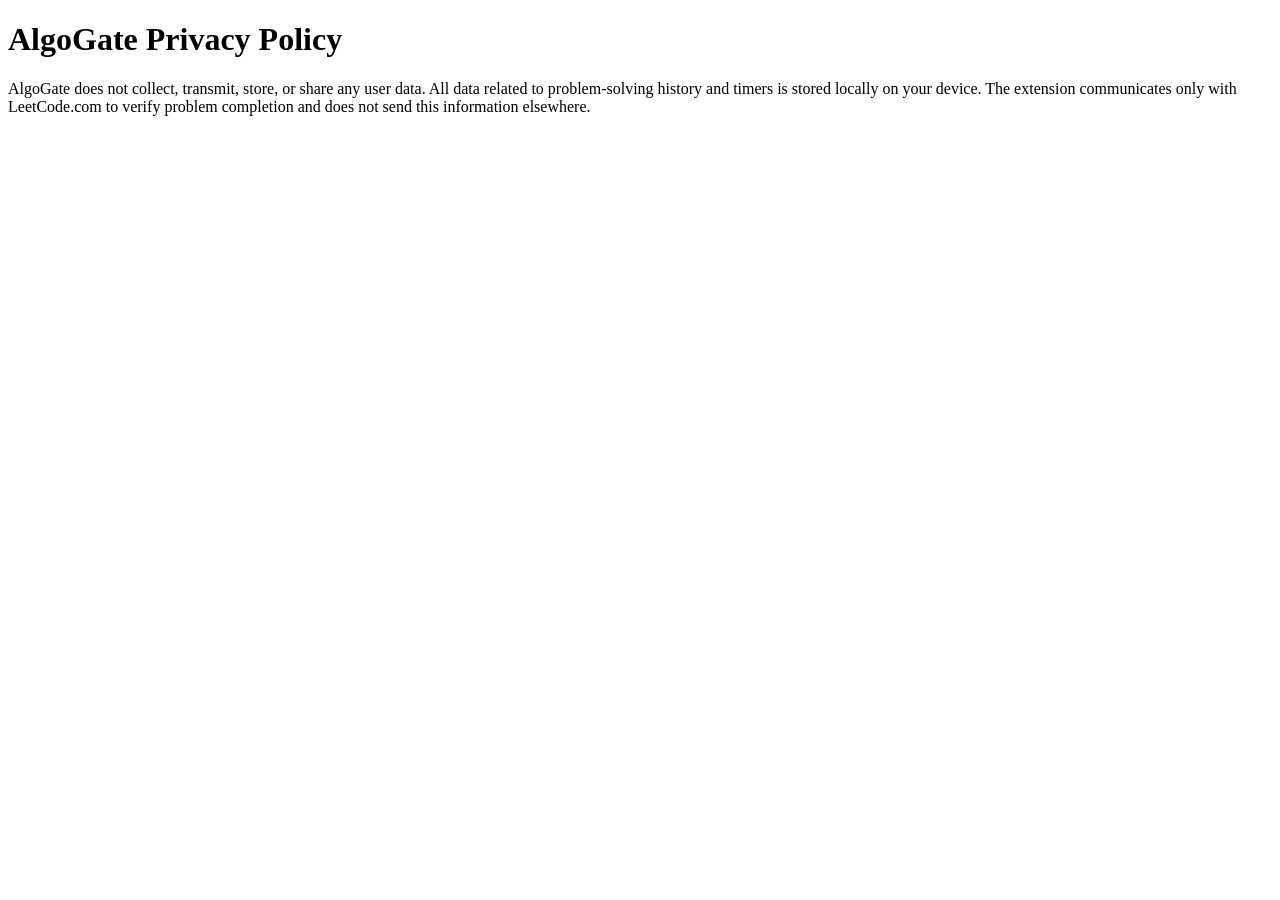
<file: index.html>
<!DOCTYPE html>
<html lang="en">

<head>
    <meta charset="UTF-8">
    <meta name="viewport" content="width=device-width, initial-scale=1.0">
    <title>AlgoGate - Privacy Policy</title>
</head>

<body>
    <h1>AlgoGate Privacy Policy</h1>
    <p>AlgoGate does not collect, transmit, store, or share any user data. All data related to problem-solving history
        and timers is stored locally on your device. The extension communicates only with LeetCode.com to verify problem
        completion and does not send this information elsewhere.</p>
</body>

</html>
</file>
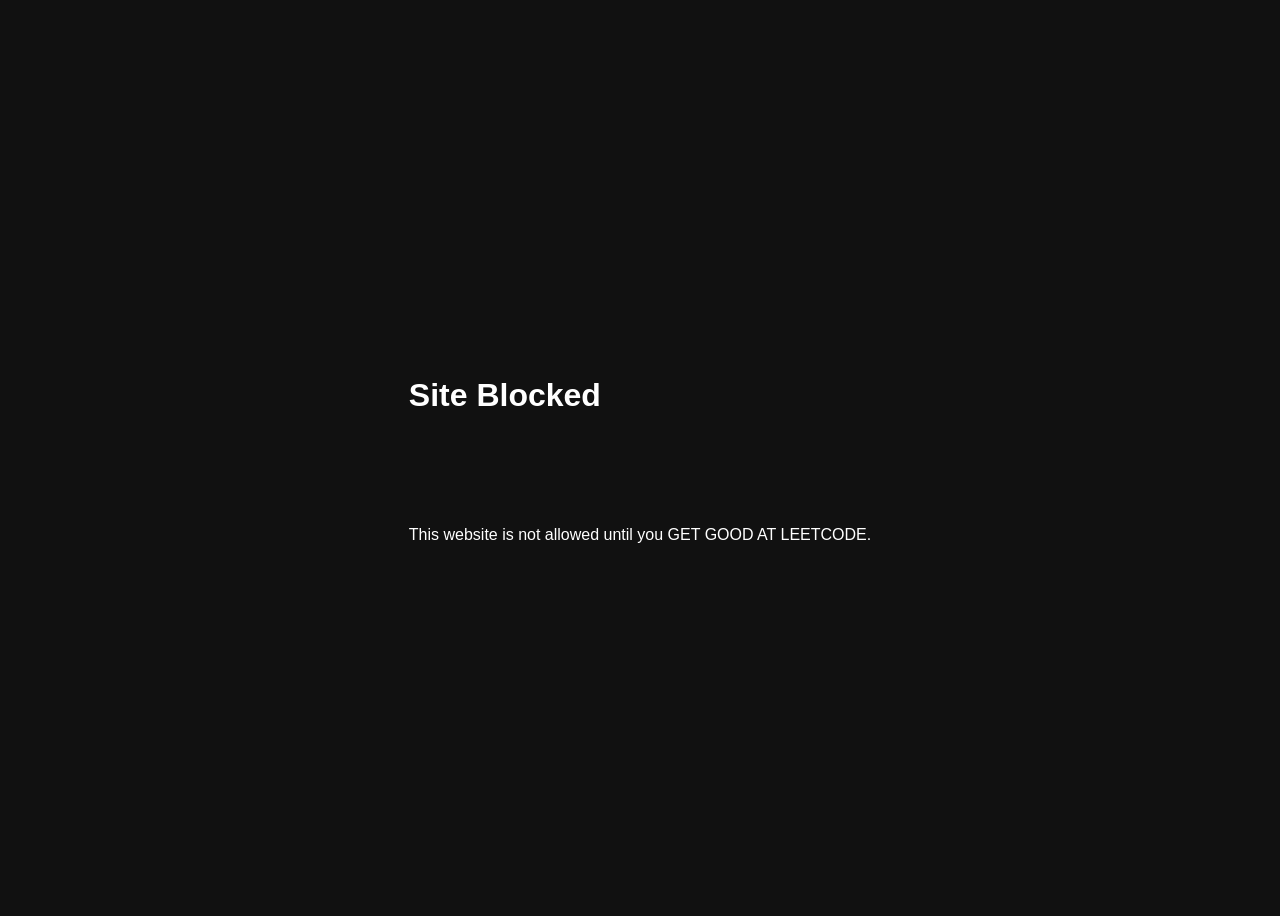
<file: blocked.html>
<!DOCTYPE html>
<html>
<head>
  <title>Blocked</title>
  <link rel="stylesheet" href="blocked.css">
</head>
<body>
  <div>
    <h1 id="blocked-text">Site Blocked</h1>
    <p>This website is not allowed until you GET GOOD AT LEETCODE.</p>
  </div>
</body>
</html>
</file>
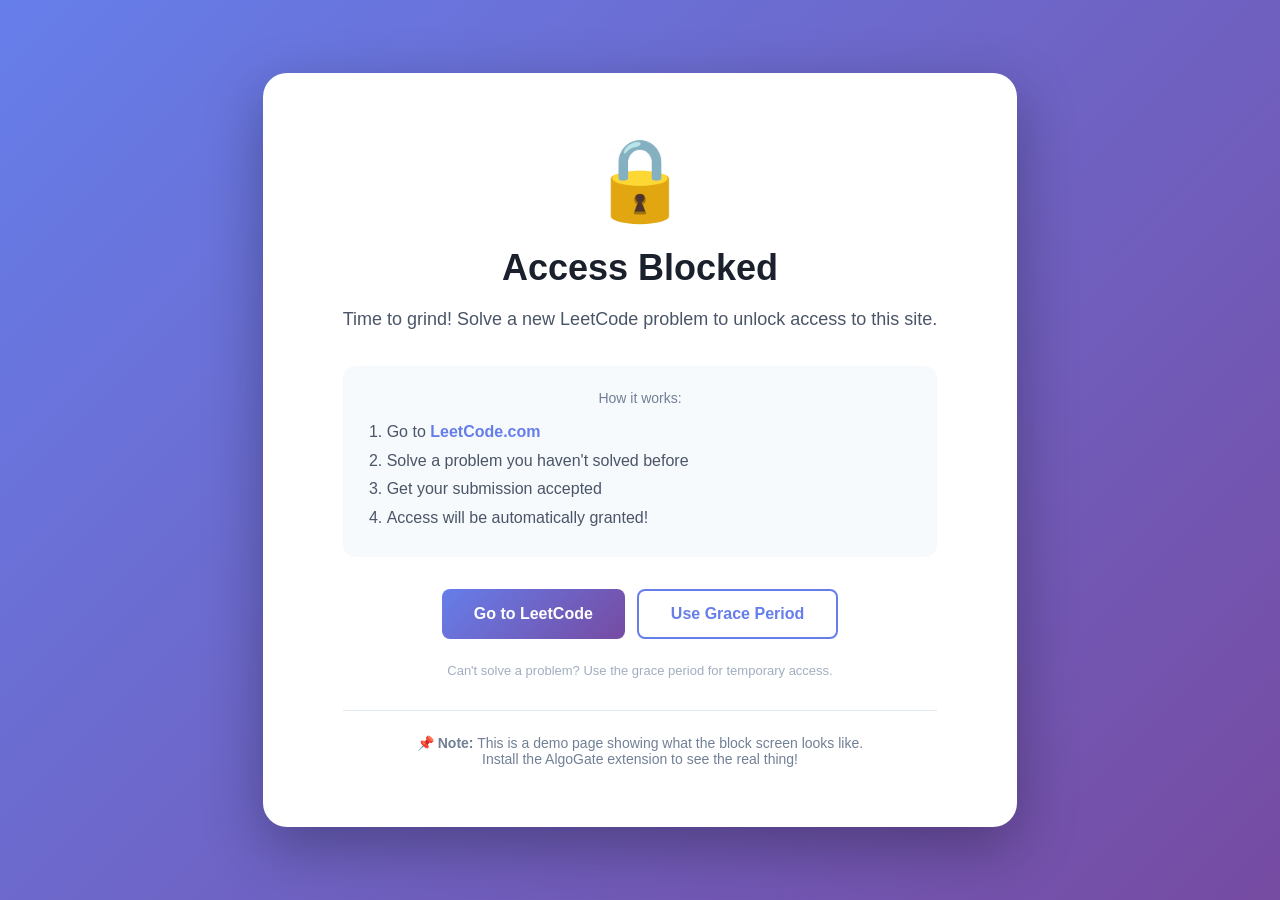
<file: demo.html>
<!DOCTYPE html>
<html lang="en">
<head>
  <meta charset="UTF-8">
  <meta name="viewport" content="width=device-width, initial-scale=1.0">
  <title>AlgoGate - Block Screen Demo</title>
  <style>
    body {
      margin: 0;
      font-family: -apple-system, BlinkMacSystemFont, 'Segoe UI', Roboto, Oxygen, Ubuntu, Cantarell, sans-serif;
    }
  </style>
</head>
<body>
  <div style="
    position: fixed;
    top: 0;
    left: 0;
    width: 100%;
    height: 100%;
    background: linear-gradient(135deg, #667eea 0%, #764ba2 100%);
    display: flex;
    align-items: center;
    justify-content: center;
  ">
    <div style="
      background: white;
      border-radius: 24px;
      padding: 60px 80px;
      max-width: 600px;
      text-align: center;
      box-shadow: 0 20px 60px rgba(0,0,0,0.3);
    ">
      <div style="font-size: 80px; margin-bottom: 20px;">🔒</div>
      <h1 style="
        font-size: 36px;
        font-weight: 700;
        color: #1a202c;
        margin: 0 0 16px 0;
      ">Access Blocked</h1>
      <p style="
        font-size: 18px;
        color: #4a5568;
        line-height: 1.6;
        margin: 0 0 32px 0;
      ">
        Time to grind! Solve a new LeetCode problem to unlock access to this site.
      </p>
      
      <div style="
        background: #f7fafc;
        border-radius: 12px;
        padding: 24px;
        margin-bottom: 32px;
      ">
        <div style="
          font-size: 14px;
          color: #718096;
          margin-bottom: 12px;
          font-weight: 500;
        ">How it works:</div>
        <ol style="
          text-align: left;
          color: #4a5568;
          font-size: 16px;
          line-height: 1.8;
          margin: 0;
          padding-left: 20px;
        ">
          <li>Go to <a href="https://leetcode.com/problemset/" target="_blank" style="color: #667eea; text-decoration: none; font-weight: 600;">LeetCode.com</a></li>
          <li>Solve a problem you haven't solved before</li>
          <li>Get your submission accepted</li>
          <li>Access will be automatically granted!</li>
        </ol>
      </div>
      
      <div style="display: flex; gap: 12px; justify-content: center; flex-wrap: wrap;">
        <button onclick="window.location.href='https://leetcode.com/problemset/'" style="
          background: linear-gradient(135deg, #667eea 0%, #764ba2 100%);
          color: white;
          border: none;
          padding: 14px 32px;
          border-radius: 8px;
          font-size: 16px;
          font-weight: 600;
          cursor: pointer;
        ">Go to LeetCode</button>
        
        <button onclick="alert('Grace period activated! (This is just a demo)')" style="
          background: white;
          color: #667eea;
          border: 2px solid #667eea;
          padding: 14px 32px;
          border-radius: 8px;
          font-size: 16px;
          font-weight: 600;
          cursor: pointer;
        ">Use Grace Period</button>
      </div>
      
      <div style="
        margin-top: 24px;
        font-size: 13px;
        color: #a0aec0;
      ">
        Can't solve a problem? Use the grace period for temporary access.
      </div>
      
      <div style="
        margin-top: 32px;
        padding-top: 24px;
        border-top: 1px solid #e2e8f0;
        font-size: 14px;
        color: #718096;
      ">
        <strong>📌 Note:</strong> This is a demo page showing what the block screen looks like.
        <br>Install the AlgoGate extension to see the real thing!
      </div>
    </div>
  </div>
</body>
</html>
</file>
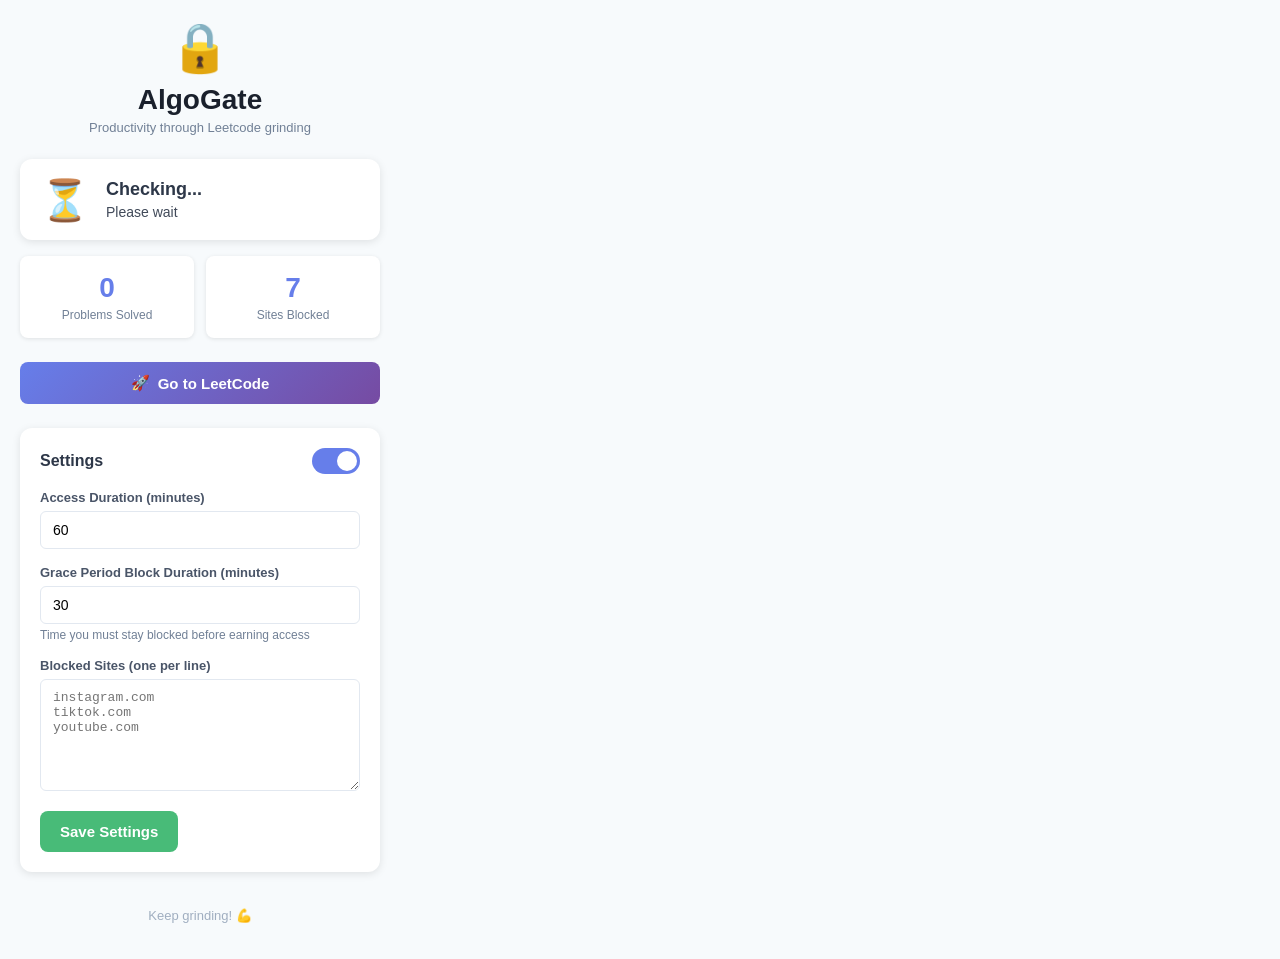
<file: popup.html>
<!DOCTYPE html>
<html lang="en">
<head>
  <meta charset="UTF-8">
  <meta name="viewport" content="width=device-width, initial-scale=1.0">
  <title>AlgoGate</title>
  <link rel="stylesheet" href="popup.css">
</head>
<body>
  <div class="container">
    <div class="header">
      <div class="header-icon">🔒</div>
      <h1>AlgoGate</h1>
      <p class="tagline">Productivity through Leetcode grinding</p>
    </div>
    
    <div class="status-section">
      <div class="status-card" id="access-status">
        <div class="status-icon" id="status-icon">⏳</div>
        <div class="status-text">
          <div class="status-title" id="status-title">Checking...</div>
          <div class="status-subtitle" id="status-subtitle">Please wait</div>
        </div>
      </div>
      
      <div class="stats-grid">
        <div class="stat-item">
          <div class="stat-value" id="problems-solved">0</div>
          <div class="stat-label">Problems Solved</div>
        </div>
        <div class="stat-item">
          <div class="stat-value" id="blocked-sites">7</div>
          <div class="stat-label">Sites Blocked</div>
        </div>
      </div>
    </div>
    
    <div class="actions-section">
      <button class="btn btn-primary" id="goto-leetcode">
        <span>🚀</span>
        Go to LeetCode
      </button>
    </div>
    
    <div class="settings-section">
      <div class="section-header">
        <h2>Settings</h2>
        <label class="toggle">
          <input type="checkbox" id="enable-toggle" checked>
          <span class="toggle-slider"></span>
        </label>
      </div>
      
      <div class="setting-item">
        <label for="access-duration">Access Duration (minutes)</label>
        <input type="number" id="access-duration" min="15" max="480" value="60">
      </div>
      
      <div class="setting-item">
        <label for="grace-period-duration">Grace Period Block Duration (minutes)</label>
        <input type="number" id="grace-period-duration" min="5" max="120" value="30">
        <div style="font-size: 12px; color: #718096; margin-top: 4px;">
          Time you must stay blocked before earning access
        </div>
      </div>
      
      <div class="setting-item">
        <label for="blocked-sites-list">Blocked Sites (one per line)</label>
        <textarea id="blocked-sites-list" rows="6" placeholder="instagram.com&#10;tiktok.com&#10;youtube.com"></textarea>
      </div>
      
      <button class="btn btn-save" id="save-settings">Save Settings</button>
    </div>
    
    <div class="last-solved" id="last-solved-section" style="display: none;">
      <div class="section-header">
        <h2>Last Solved Problem</h2>
      </div>
      <div class="problem-card">
        <div class="problem-title" id="last-problem-title">-</div>
        <div class="problem-meta">
          <span id="last-problem-difficulty">-</span>
          <span id="last-problem-time">-</span>
        </div>
      </div>
    </div>
    
    <div class="footer">
      <p>Keep grinding! 💪</p>
    </div>
  </div>
  
  <script src="popup.js"></script>
</body>
</html>
</file>
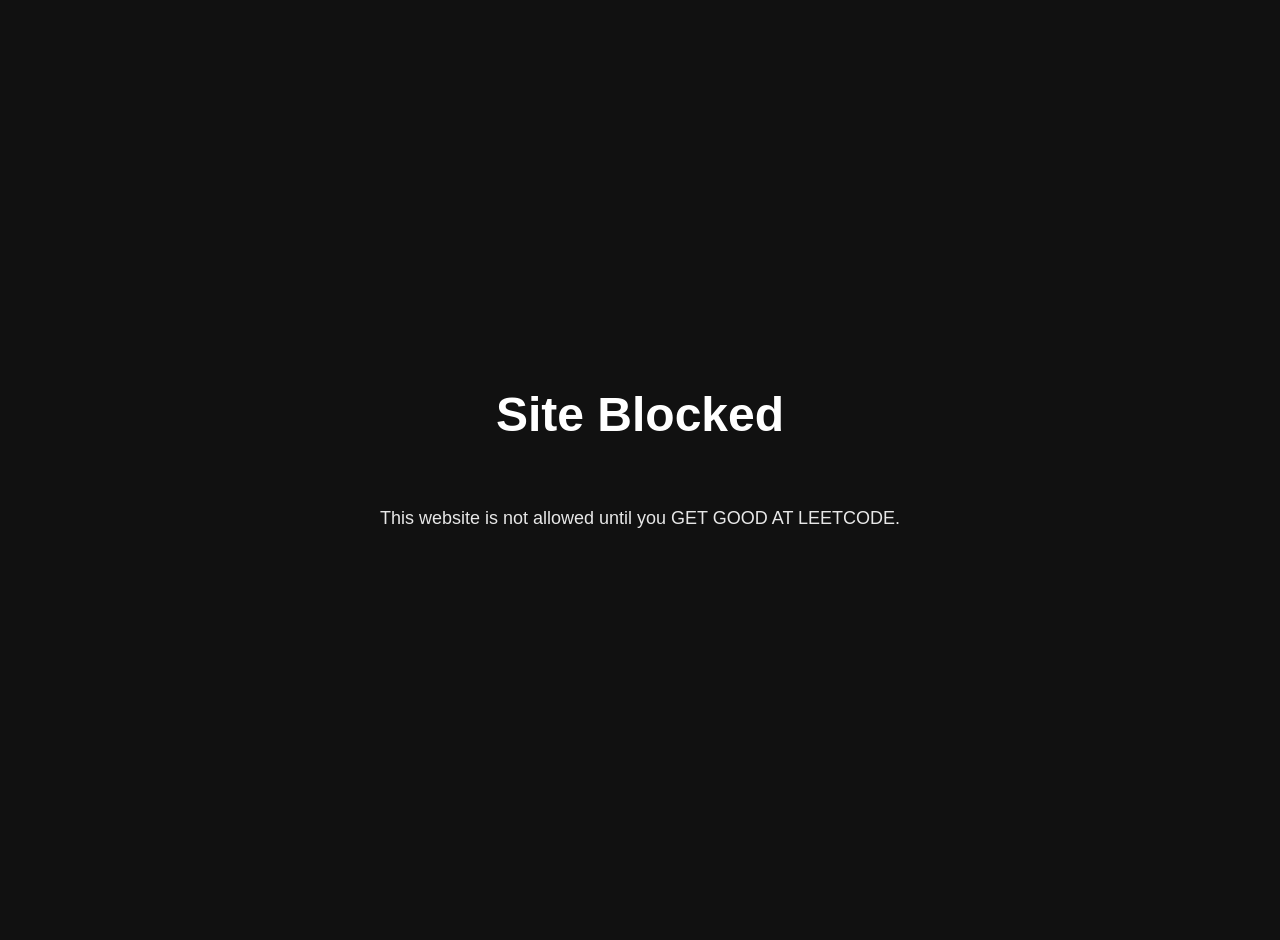
<file: pages/blocked/blocked.html>
<!DOCTYPE html>
<html>
<head>
  <title>Blocked</title>
  <link rel="stylesheet" href="blocked.css">
</head>
<body>
  <div>
    <h1 id="blocked-text">Site Blocked</h1>
    <p id="message">This website is not allowed until you GET GOOD AT LEETCODE.</p>
  </div>

  <div>
    <p id="timer"></p>
  </div>
  
  <script src="../../config.js"></script>
  <script src="../../messages.js"></script>
  <script src="blocked.js"></script>
</body>
</html>
</file>
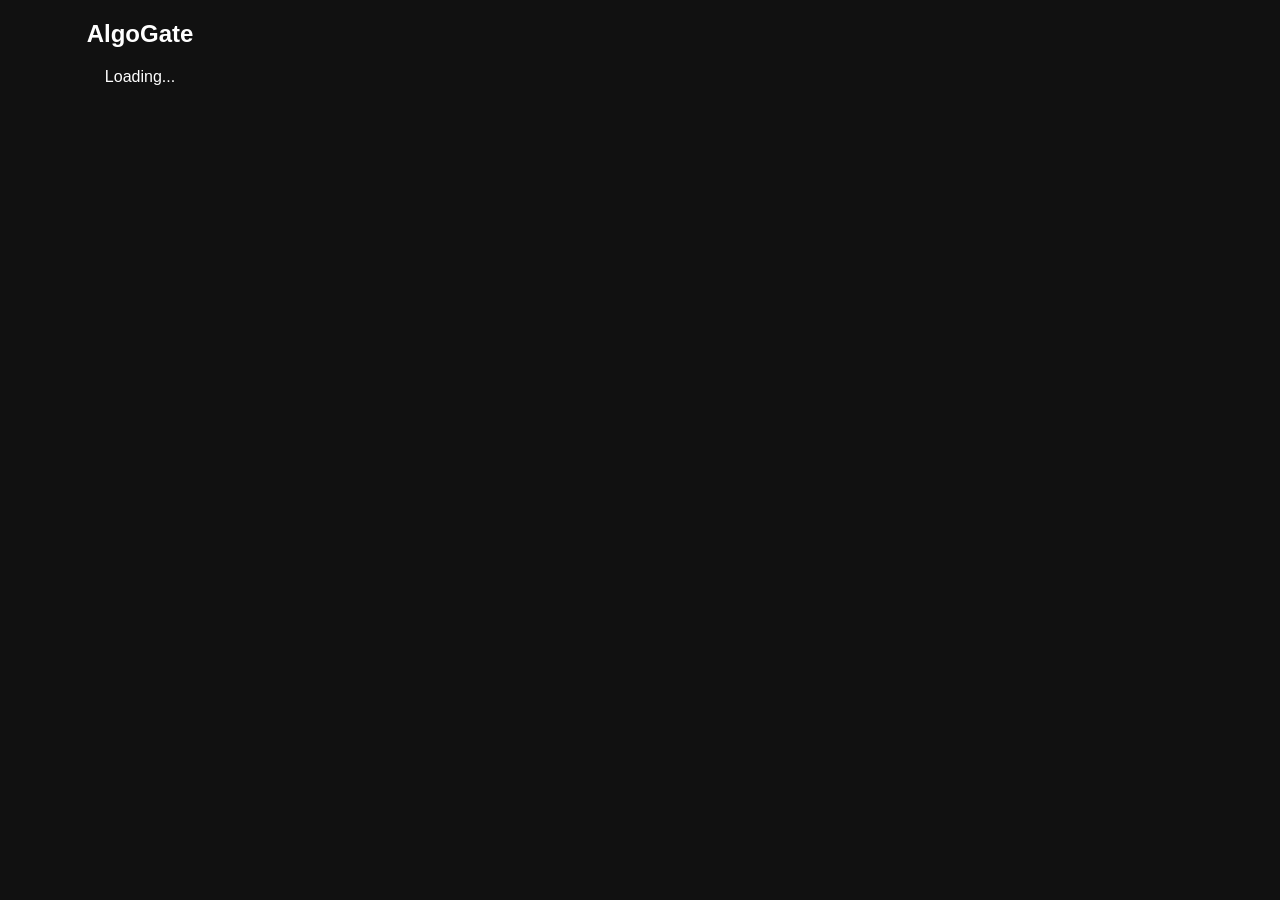
<file: pages/popup/popup.html>
<!DOCTYPE html>
<html>
<head>
  <link rel="stylesheet" type="text/css" href="popup.css">
</head>
<body>
  <h1>AlgoGate</h1>
  <div id="status-display">
    <p>Loading...</p>
  </div>
  
  <script src="../../config.js"></script>
  <script src="../../messages.js"></script>
  <script src="popup.js"></script>
</body>
</html>
</file>
<file: blocked.css>
@keyframes spin {
    from {
        transform: rotate(0deg);
    }
    to {
        transform: rotate(360deg);
    }
}

body {
    font-family: sans-serif;
    background: #111;
    color: white;
    display: flex;
    align-items: center;
    justify-content: center;
    height: 100vh;
}

#blocked-text {
    display: inline-block;
    margin-bottom: 3em;
    animation: spin 2s linear infinite;
}
</file>
<file: popup.css>
/* Popup CSS for AlgoGate */

* {
  margin: 0;
  padding: 0;
  box-sizing: border-box;
}

body {
  width: 400px;
  min-height: 500px;
  font-family: -apple-system, BlinkMacSystemFont, 'Segoe UI', Roboto, Oxygen, Ubuntu, Cantarell, sans-serif;
  background: #f7fafc;
  color: #2d3748;
}

.container {
  padding: 20px;
}

.header {
  text-align: center;
  margin-bottom: 24px;
}

.header-icon {
  font-size: 48px;
  margin-bottom: 8px;
}

h1 {
  font-size: 28px;
  font-weight: 700;
  color: #1a202c;
  margin-bottom: 4px;
}

.tagline {
  font-size: 13px;
  color: #718096;
}

h2 {
  font-size: 16px;
  font-weight: 600;
  color: #2d3748;
}

.status-section {
  margin-bottom: 24px;
}

.status-card {
  background: white;
  border-radius: 12px;
  padding: 20px;
  display: flex;
  align-items: center;
  gap: 16px;
  margin-bottom: 16px;
  box-shadow: 0 2px 8px rgba(0, 0, 0, 0.1);
  transition: all 0.3s;
}

.status-card.status-granted {
  background: linear-gradient(135deg, #48bb78 0%, #38a169 100%);
  color: white;
}

.status-card.status-blocked {
  background: linear-gradient(135deg, #f56565 0%, #e53e3e 100%);
  color: white;
}

.status-card.status-disabled {
  background: linear-gradient(135deg, #a0aec0 0%, #718096 100%);
  color: white;
}

.status-icon {
  font-size: 40px;
  line-height: 1;
}

.status-text {
  flex: 1;
}

.status-title {
  font-size: 18px;
  font-weight: 600;
  margin-bottom: 4px;
}

.status-subtitle {
  font-size: 14px;
  opacity: 0.9;
}

.stats-grid {
  display: grid;
  grid-template-columns: 1fr 1fr;
  gap: 12px;
}

.stat-item {
  background: white;
  border-radius: 8px;
  padding: 16px;
  text-align: center;
  box-shadow: 0 1px 4px rgba(0, 0, 0, 0.1);
}

.stat-value {
  font-size: 28px;
  font-weight: 700;
  color: #667eea;
  margin-bottom: 4px;
}

.stat-label {
  font-size: 12px;
  color: #718096;
  font-weight: 500;
}

.actions-section {
  display: flex;
  flex-direction: column;
  gap: 10px;
  margin-bottom: 24px;
}

.btn {
  border: none;
  border-radius: 8px;
  padding: 12px 20px;
  font-size: 15px;
  font-weight: 600;
  cursor: pointer;
  transition: all 0.2s;
  display: flex;
  align-items: center;
  justify-content: center;
  gap: 8px;
}

.btn:hover {
  transform: translateY(-2px);
  box-shadow: 0 4px 12px rgba(0, 0, 0, 0.15);
}

.btn:active {
  transform: translateY(0);
}

.btn-primary {
  background: linear-gradient(135deg, #667eea 0%, #764ba2 100%);
  color: white;
}

.btn-secondary {
  background: white;
  color: #667eea;
  border: 2px solid #667eea;
}

.btn-secondary:hover {
  background: #667eea;
  color: white;
}

.btn-save {
  background: #48bb78;
  color: white;
  margin-top: 12px;
}

.settings-section {
  background: white;
  border-radius: 12px;
  padding: 20px;
  margin-bottom: 20px;
  box-shadow: 0 2px 8px rgba(0, 0, 0, 0.1);
}

.section-header {
  display: flex;
  justify-content: space-between;
  align-items: center;
  margin-bottom: 16px;
}

.setting-item {
  margin-bottom: 16px;
}

.setting-item label {
  display: block;
  font-size: 13px;
  font-weight: 600;
  color: #4a5568;
  margin-bottom: 6px;
}

.setting-item input[type="number"],
.setting-item textarea {
  width: 100%;
  padding: 10px 12px;
  border: 1.5px solid #e2e8f0;
  border-radius: 6px;
  font-size: 14px;
  font-family: inherit;
  transition: border-color 0.2s;
}

.setting-item input[type="number"]:focus,
.setting-item textarea:focus {
  outline: none;
  border-color: #667eea;
}

.setting-item textarea {
  resize: vertical;
  font-family: 'Courier New', monospace;
  font-size: 13px;
}

/* Toggle Switch */
.toggle {
  position: relative;
  display: inline-block;
  width: 48px;
  height: 26px;
}

.toggle input {
  opacity: 0;
  width: 0;
  height: 0;
}

.toggle-slider {
  position: absolute;
  cursor: pointer;
  top: 0;
  left: 0;
  right: 0;
  bottom: 0;
  background-color: #cbd5e0;
  transition: 0.3s;
  border-radius: 34px;
}

.toggle-slider:before {
  position: absolute;
  content: "";
  height: 20px;
  width: 20px;
  left: 3px;
  bottom: 3px;
  background-color: white;
  transition: 0.3s;
  border-radius: 50%;
}

.toggle input:checked + .toggle-slider {
  background-color: #667eea;
}

.toggle input:checked + .toggle-slider:before {
  transform: translateX(22px);
}

/* Last solved section */
.last-solved {
  background: white;
  border-radius: 12px;
  padding: 20px;
  margin-bottom: 20px;
  box-shadow: 0 2px 8px rgba(0, 0, 0, 0.1);
}

.problem-card {
  background: #f7fafc;
  border-radius: 8px;
  padding: 16px;
  margin-top: 12px;
}

.problem-title {
  font-size: 15px;
  font-weight: 600;
  color: #2d3748;
  margin-bottom: 8px;
}

.problem-meta {
  display: flex;
  gap: 12px;
  font-size: 13px;
  color: #718096;
}

/* Footer */
.footer {
  text-align: center;
  padding: 16px 0;
  color: #a0aec0;
  font-size: 13px;
}

/* Animations */
@keyframes slideIn {
  from {
    transform: translateY(-20px);
    opacity: 0;
  }
  to {
    transform: translateY(0);
    opacity: 1;
  }
}
</file>
<file: pages/blocked/blocked.css>
@keyframes spin {
    from {
        transform: rotate(0deg);
    }
    to {
        transform: rotate(360deg);
    }
}

body {
    font-family: sans-serif;
    background: #111;
    color: white;
    display: flex;
    flex-direction: column;
    align-items: center;
    justify-content: center;
    height: 100vh;
    margin: 0;
    padding: 20px;
    text-align: center;
}

#blocked-text {
    display: inline-block;
    margin-bottom: 1em;
    animation: spin 2s linear infinite;
    font-size: 48px;
}

#message {
    font-size: 18px;
    margin-bottom: 2em;
    opacity: 0.9;
}

#timer {
    font-size: 72px;
    font-family: 'Monaco', 'Courier New', monospace;
    font-weight: bold;
    margin: 20px 0;
    color: #4CAF50;
}

.button {
    padding: 12px 32px;
    margin: 10px;
    border: none;
    border-radius: 4px;
    font-size: 16px;
    font-weight: 600;
    cursor: pointer;
    transition: all 0.2s;
    text-decoration: none;
    display: inline-block;
    background: #4CAF50;
    color: white;
}

.button:hover {
    background: #45a049;
    transform: translateY(-2px);
}

.button.decline {
    background: #666;
    color: white;
}

.button.decline:hover {
    background: #555;
}

/* Status-specific styles */

.status-header.unlocked {
  color: #28a745;
}

.status-header.unlocked h1 {
  color: #28a745;
}

.status-header.grace-active h1 {
  color: #ffc107;
}

.status-header.grace-offered h1 {
  color: #ffc107;
}

.status-header.locked h1 {
  color: #dc3545;
}
</file>
<file: pages/popup/popup.css>
* {
  margin: 0;
  padding: 0;
  box-sizing: border-box;
}

body {
  width: 280px;
  min-height: 200px;
  padding: 20px;
  font-family: sans-serif;
  background: #111;
  color: white;
  text-align: center;
}

h1 {
  font-size: 24px;
  margin-bottom: 20px;
  color: white;
}

#status-display {
  display: flex;
  flex-direction: column;
  gap: 12px;
}

.status-header {
  font-weight: 600;
  font-size: 18px;
  margin-bottom: 8px;
}

.status-message {
  font-size: 14px;
  line-height: 1.4;
  opacity: 0.9;
}

.timer {
  font-size: 36px;
  font-weight: bold;
  font-family: 'Monaco', 'Courier New', monospace;
  margin: 12px 0;
  color: #4CAF50;
}

.timer-small {
  font-size: 18px;
  font-weight: bold;
  font-family: 'Monaco', 'Courier New', monospace;
  margin: 8px 0 4px 0;
  color: #999;
}

.timer-caption {
  font-size: 11px;
  color: #888;
  margin-bottom: 8px;
  opacity: 0.8;
}

.timer.grace {
  color: #FFC107;
}

.button-group {
  display: flex;
  gap: 8px;
  margin-top: 12px;
  flex-direction: column;
}

.button {
  padding: 10px 16px;
  border: none;
  border-radius: 4px;
  font-size: 14px;
  font-weight: 600;
  cursor: pointer;
  transition: all 0.2s;
  background: #4CAF50;
  color: white;
}

.button:hover {
  background: #45a049;
  transform: translateY(-2px);
}

.button.secondary {
  background: #666;
  color: white;
}

.button.secondary:hover {
  background: #555;
}
</file>
